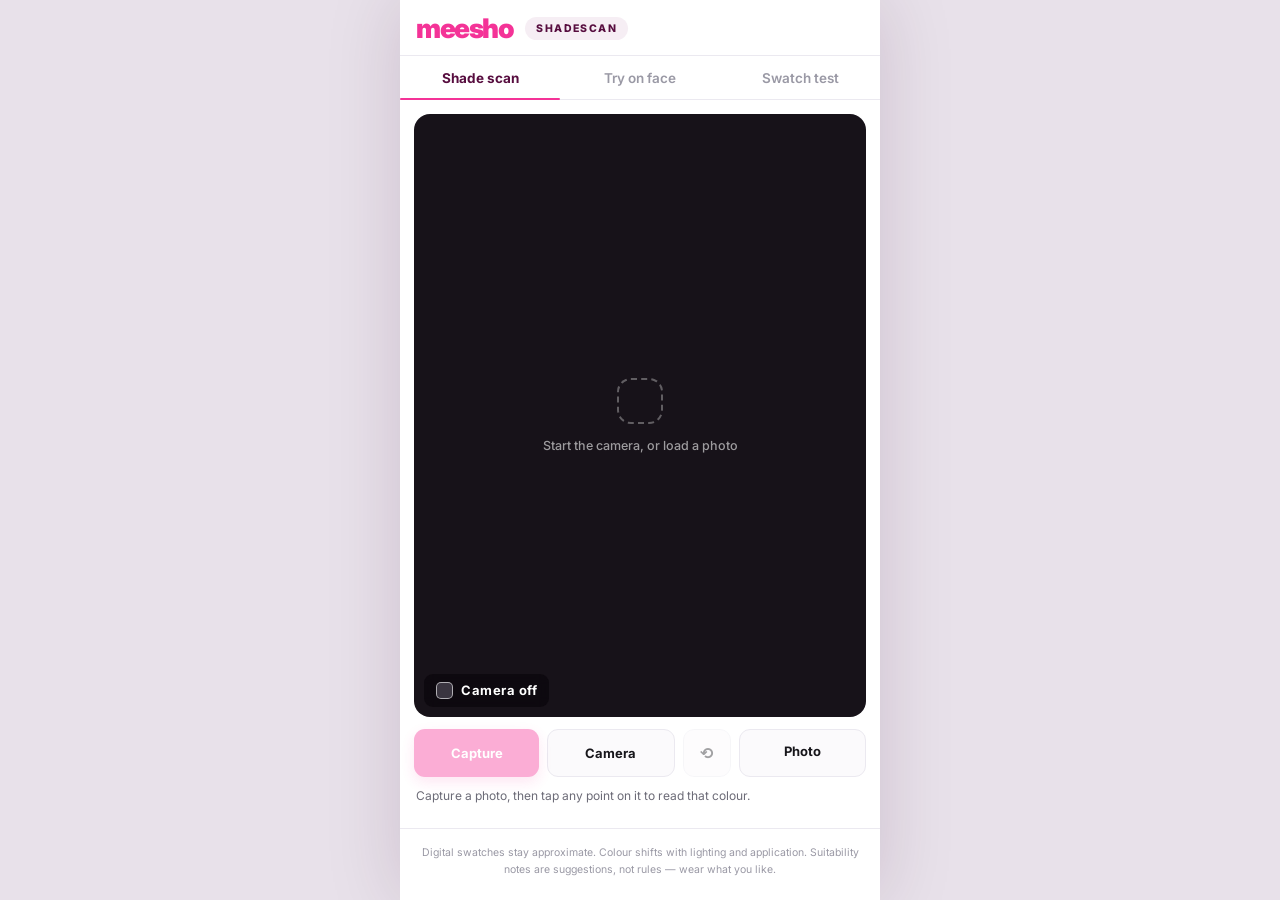
<file: index.html>
<!DOCTYPE html>
<html lang="en">
<head>
<meta charset="utf-8">
<meta name="viewport" content="width=device-width, initial-scale=1, viewport-fit=cover">
<meta name="theme-color" content="#f43397">
<title>ShadeScan — Meesho ShadeMatch prototype</title>
<link rel="preconnect" href="https://fonts.googleapis.com">
<link rel="preconnect" href="https://fonts.gstatic.com" crossorigin>
<link href="https://fonts.googleapis.com/css2?family=Inter:wght@400;500;600;700;800;900&display=swap" rel="stylesheet">
<link rel="stylesheet" href="styles.css">
</head>
<body class="app">
<div class="shell">
  <header class="topbar">
    <span class="wordmark">meesho</span>
    <span class="product">ShadeScan</span>
  </header>

  <nav class="tabs three" id="tabs" data-active="scan">
    <button data-tab="scan" aria-current="page">Shade scan</button>
    <button data-tab="tryon">Try on face</button>
    <button data-tab="swatch">Swatch test</button>
    <span class="indicator" aria-hidden="true"></span>
  </nav>

  <main>
    <section class="panel" id="panel-scan">
      <div class="stage" id="scanStage" data-mode="idle">
        <video id="scanVideo" playsinline muted></video>
        <div class="plate" id="plate">
          <canvas id="frameCanvas"></canvas>
          <button class="pickarea" id="pickArea" aria-label="Tap the photo to read a colour"></button>
          <div class="markers" id="markers"></div>
        </div>
        <div class="frameline"><i></i><i></i><i></i><i></i></div>
        <div class="sweep"></div>
        <div class="readout"><span class="chipsw" id="readoutSwatch"></span><span id="readoutText">Camera off</span></div>
        <div class="placeholder"><span class="plogo"></span><p>Start the camera, or load a photo</p></div>
      </div>

      <div class="toolbar">
        <button class="primary" id="captureBtn">Capture</button>
        <button class="ghost" id="retakeBtn" hidden>Retake</button>
        <button class="ghost" id="cameraBtn">Camera</button>
        <button class="ghost icon" id="flipBtn" title="Switch camera" aria-label="Switch camera">⟲</button>
        <label class="ghost file">Photo<input type="file" id="fileInput" accept="image/*"></label>
      </div>

      <p class="status" id="scanStatus">Capture a photo, then tap any point on it to read that colour.</p>

      <section class="card" id="samples" hidden>
        <div class="cardhead">
          <h3>Sampled points</h3>
          <button class="link" id="clearSamples">Clear all</button>
        </div>
        <div class="strip" id="sampleStrip"></div>
        <p class="compare" id="compare" hidden></p>
      </section>

      <section class="card" id="result" hidden>
        <div class="resulthead">
          <canvas class="loupe" id="loupe" width="120" height="120"></canvas>
          <div class="headtext">
            <div class="bighex" id="bigHex">#000000</div>
            <div class="confidence" id="confidence"></div>
          </div>
          <div class="headactions">
            <button class="chipbtn" id="copyHex">Copy</button>
            <button class="chipbtn solid" id="toTryOn">Try on</button>
          </div>
        </div>
        <div class="shopfor">
          <h4>Shop this shade in</h4>
          <div class="catgrid" id="catGrid"></div>
        </div>
        <dl class="formats" id="formats"></dl>
        <div class="matches" id="matches"></div>
      </section>
    </section>

    <section class="panel" id="panel-tryon" hidden>
      <div class="stage faces" id="tryStage">
        <video id="tryVideo" playsinline muted></video>
        <canvas id="tryCanvas"></canvas>
        <div class="hint" id="tryHint">Camera off</div>
      </div>

      <div class="toolbar">
        <button class="primary" id="tryBtn">Start camera</button>
        <button class="ghost" id="stopTryBtn">Stop</button>
      </div>

      <p class="status" id="tryStatus">Colour is painted onto your own lips and lids, not onto a drawing.</p>

      <section class="card">
        <div class="cardhead">
          <label class="switch"><input type="checkbox" id="lipsOn" checked><span></span>Lip colour</label>
          <div class="segment" id="lipFinish">
            <button data-finish="Matte" aria-pressed="true">Matte</button>
            <button data-finish="Glossy">Glossy</button>
            <button data-finish="Sheer">Sheer</button>
          </div>
        </div>
        <div class="swatches" id="lipSwatches"></div>
        <label class="slider">Intensity<input type="range" id="lipIntensity" min="20" max="100" value="68"></label>
      </section>

      <section class="card">
        <div class="cardhead">
          <label class="switch"><input type="checkbox" id="eyesOn"><span></span>Eye shadow</label>
          <div class="segment" id="eyeFinish">
            <button data-finish="Matte" aria-pressed="true">Matte</button>
            <button data-finish="Shimmer">Shimmer</button>
          </div>
        </div>
        <div class="swatches" id="eyeSwatches"></div>
        <label class="slider">Intensity<input type="range" id="eyeIntensity" min="15" max="90" value="50"></label>
      </section>
    </section>

    <section class="panel" id="panel-swatch" hidden>
      <div class="stage" id="swatchStage" data-mode="idle">
        <video id="swatchVideo" playsinline muted></video>
        <div class="plate" id="swatchPlate">
          <canvas id="swatchFrame"></canvas>
          <canvas id="paintCanvas"></canvas>
          <span class="skinpin" id="skinPin" hidden></span>
        </div>
        <div class="readout"><span class="chipsw" id="swatchSwatch"></span><span id="swatchReadout">Camera off</span></div>
        <div class="placeholder"><span class="plogo"></span><p>Capture the back of your hand, or load a photo</p></div>
      </div>

      <div class="toolbar">
        <button class="primary" id="swatchCapture">Capture</button>
        <button class="ghost" id="swatchRetake" hidden>Retake</button>
        <button class="ghost" id="swatchCamera">Camera</button>
        <label class="ghost file">Photo<input type="file" id="swatchFile" accept="image/*"></label>
      </div>

      <p class="status" id="swatchStatus">Swatch a shade on your hand the way you would in a shop, then see how it sits against your own skin.</p>

      <section class="card">
        <div class="cardhead">
          <h3>Shades to test</h3>
          <button class="link" id="swatchClear">Clear paint</button>
        </div>
        <div class="segment catpick" id="swatchCats"></div>
        <div class="swatches" id="swatchTray"></div>
        <div class="toolrow">
          <button class="chipbtn" id="modePaint" aria-pressed="true">Paint</button>
          <button class="chipbtn" id="modeSkin" aria-pressed="false">Pick skin tone</button>
          <button class="chipbtn" id="undoStroke">Undo</button>
        </div>
        <label class="slider">Brush<input type="range" id="brushSize" min="3" max="18" value="8"></label>
        <label class="slider">Strength<input type="range" id="brushStrength" min="30" max="100" value="85"></label>
      </section>

      <section class="card" id="verdicts" hidden>
        <div class="cardhead"><h3>How these read on you</h3></div>
        <div id="verdictList"></div>
      </section>

      <section class="card">
        <div class="cardhead">
          <h3>My beauty profile</h3>
          <button class="link" id="profileClear">Clear</button>
        </div>
        <div class="profileform">
          <p class="fieldlabel">Skin tone<em id="skinSource">not set</em></p>
          <div class="quiz" id="skinSteps"></div>
          <p class="fieldlabel">Undertone</p>
          <div class="quiz" id="undertoneOpts"></div>
          <p class="fieldlabel">Finishes you prefer</p>
          <div class="quiz" id="finishOpts"></div>
          <p class="fieldlabel">Usual budget</p>
          <div class="quiz" id="budgetOpts"></div>
          <p class="fieldnote">Saved on this device only. It changes what the suitability notes say, nothing else.</p>
        </div>
      </section>
    </section>
  </main>

  <footer class="foot">Digital swatches stay approximate. Colour shifts with lighting and application. Suitability notes are suggestions, not rules — wear what you like.</footer>
</div>
<script type="module" src="app.js"></script>
</body>
</html>
</file>
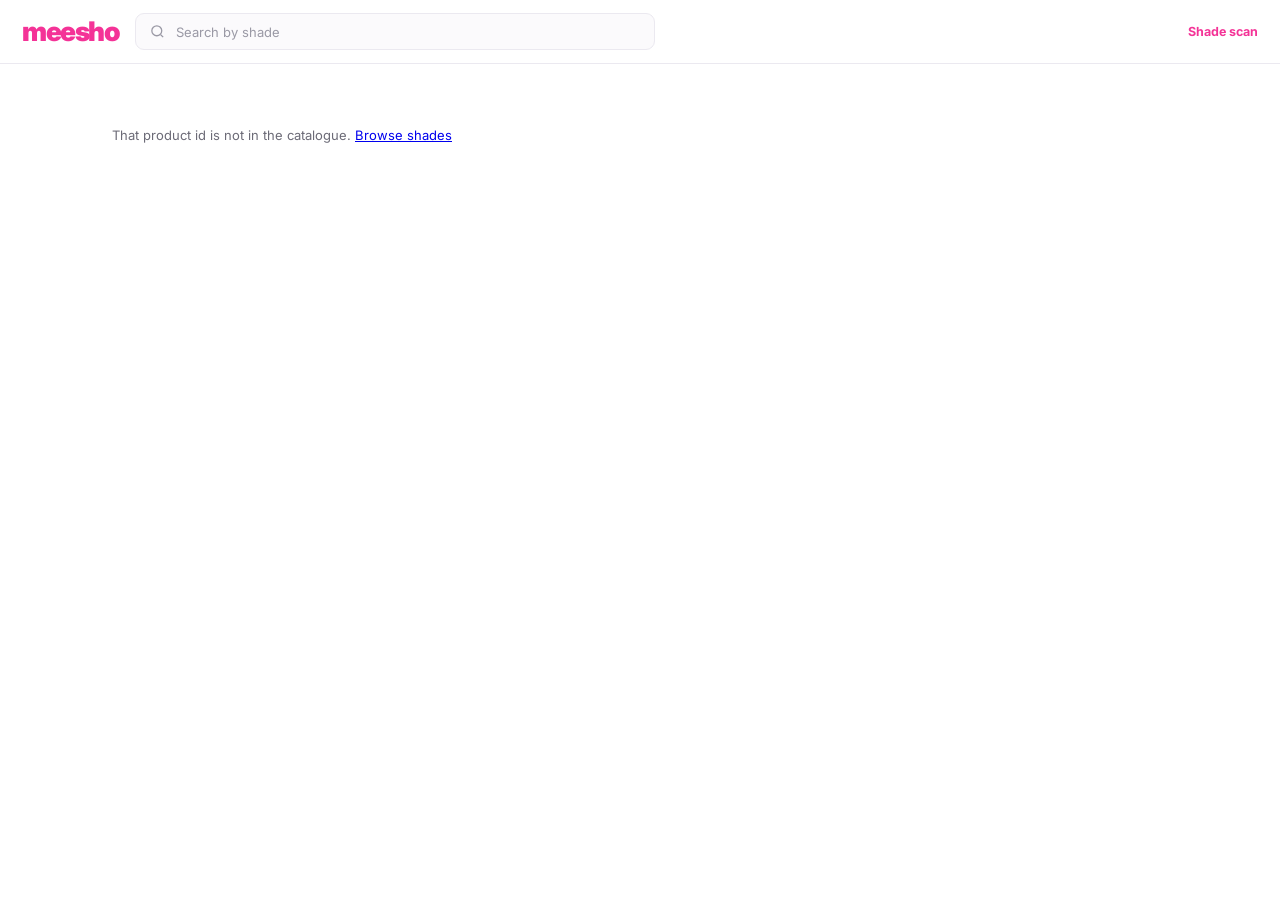
<file: product.html>
<!DOCTYPE html>
<html lang="en">
<head>
<meta charset="utf-8">
<meta name="viewport" content="width=device-width, initial-scale=1, viewport-fit=cover">
<meta name="theme-color" content="#f43397">
<title>Product — Meesho ShadeMatch</title>
<link rel="preconnect" href="https://fonts.googleapis.com">
<link rel="preconnect" href="https://fonts.gstatic.com" crossorigin>
<link href="https://fonts.googleapis.com/css2?family=Inter:wght@400;500;600;700;800;900&display=swap" rel="stylesheet">
<link rel="stylesheet" href="styles.css">
</head>
<body class="store">
<header class="storebar" id="storeHeader"></header>

<main class="productmain" id="productMain">
  <p class="empty" id="loading">Loading product…</p>
</main>

<script type="module" src="product.js"></script>
</body>
</html>
</file>
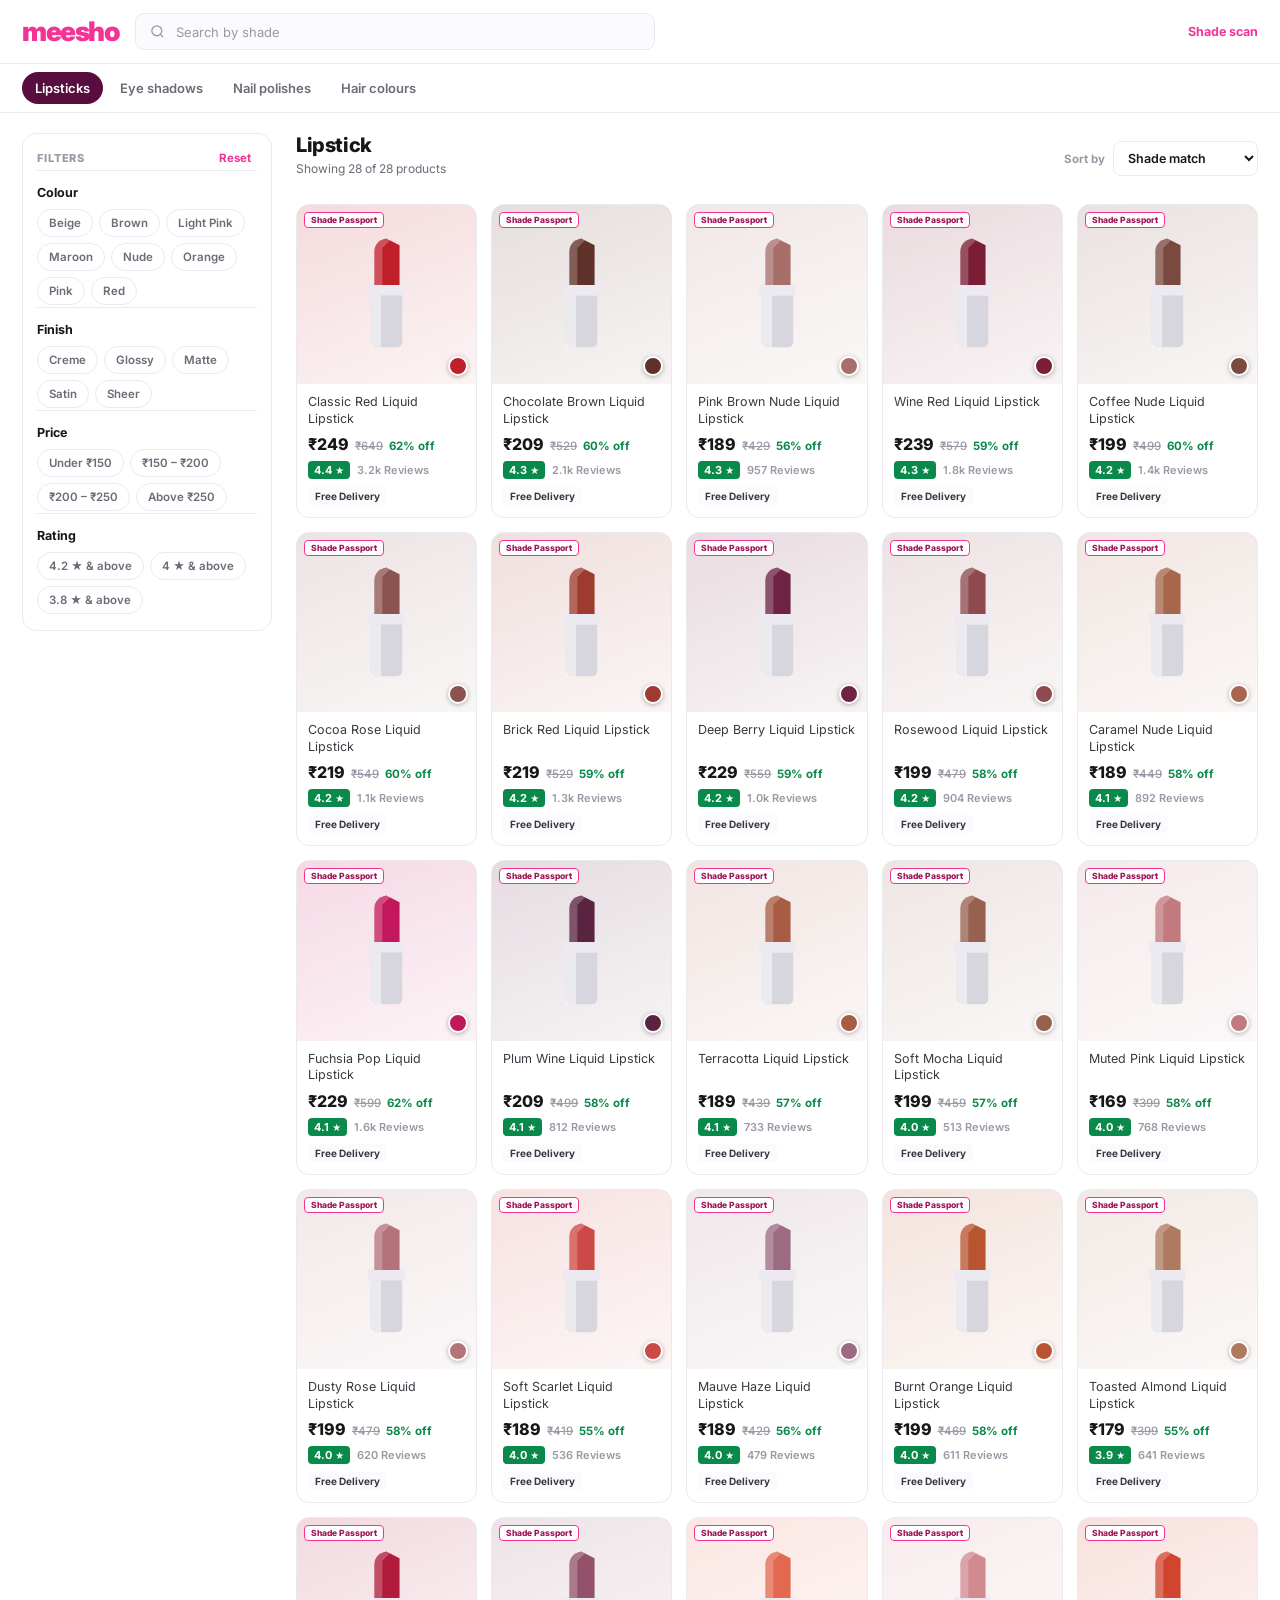
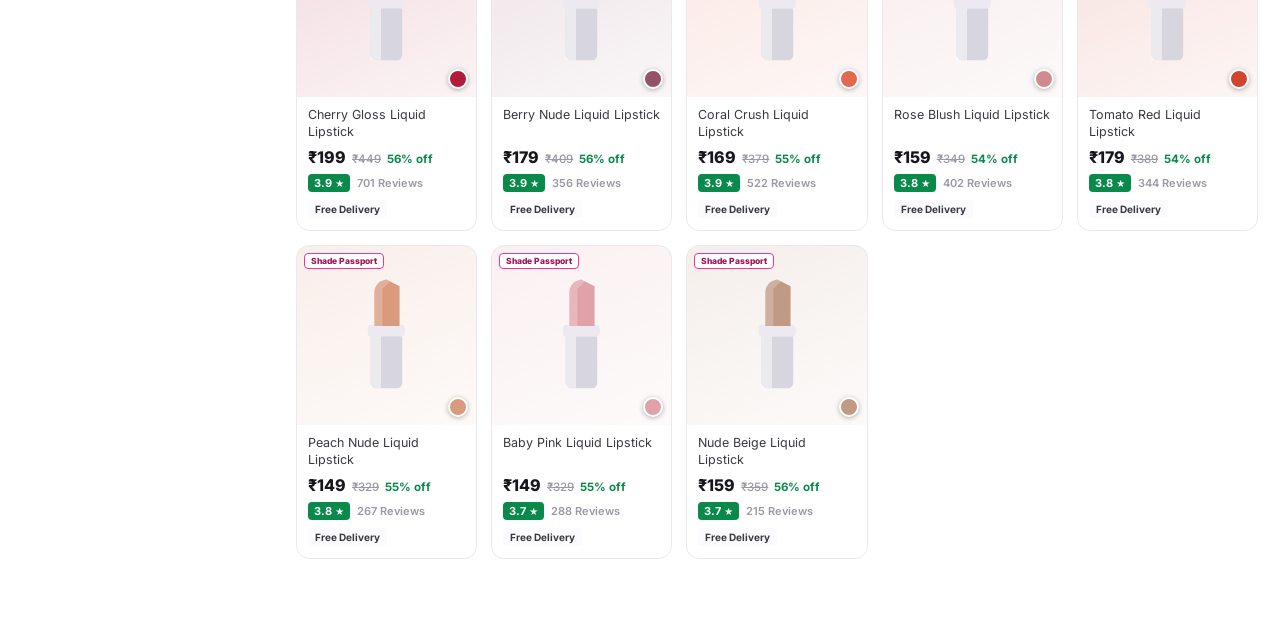
<file: shop.html>
<!DOCTYPE html>
<html lang="en">
<head>
<meta charset="utf-8">
<meta name="viewport" content="width=device-width, initial-scale=1, viewport-fit=cover">
<meta name="theme-color" content="#f43397">
<title>Shop by shade — Meesho ShadeMatch</title>
<link rel="preconnect" href="https://fonts.googleapis.com">
<link rel="preconnect" href="https://fonts.gstatic.com" crossorigin>
<link href="https://fonts.googleapis.com/css2?family=Inter:wght@400;500;600;700;800;900&display=swap" rel="stylesheet">
<link rel="stylesheet" href="styles.css">
</head>
<body class="store">
<header class="storebar" id="storeHeader"></header>
<nav class="catbar" id="catBar"></nav>

<main class="storemain">
  <aside class="filters" id="filters">
    <div class="filterhead">
      <h2>Filters</h2>
      <button class="link" id="resetFilters">Reset</button>
    </div>

    <section class="fgroup" id="shadeFilter" hidden>
      <h3>Scanned shade</h3>
      <div class="shadechip">
        <span class="sw" id="shadeSw"></span>
        <div>
          <b id="shadeHex">#000000</b>
          <em id="shadeCount">0 shades within range</em>
        </div>
      </div>
      <label class="rangerow">Closeness<input type="range" id="tolerance" min="4" max="40" value="14"></label>
      <p class="rangenote" id="toleranceNote"></p>
    </section>

    <section class="fgroup">
      <h3>Colour</h3>
      <div class="chips" id="familyChips"></div>
    </section>

    <section class="fgroup">
      <h3>Finish</h3>
      <div class="chips" id="finishChips"></div>
    </section>

    <section class="fgroup">
      <h3>Price</h3>
      <div class="chips" id="priceChips"></div>
    </section>

    <section class="fgroup">
      <h3>Rating</h3>
      <div class="chips" id="ratingChips"></div>
    </section>
  </aside>

  <section class="results">
    <div class="resulthead">
      <div>
        <h1 id="resultTitle">Lipstick</h1>
        <p id="resultCount">Showing 0 products</p>
      </div>
      <label class="sortbox">Sort by
        <select id="sortBy">
          <option value="match">Shade match</option>
          <option value="popular">Popularity</option>
          <option value="low">Price: low to high</option>
          <option value="high">Price: high to low</option>
          <option value="rating">Customer rating</option>
        </select>
      </label>
    </div>
    <div class="appliedrow" id="applied"></div>
    <div class="pgrid" id="grid"></div>
    <p class="empty" id="empty" hidden>No shades match these filters. Loosen the closeness slider or clear a filter.</p>
  </section>
</main>

<button class="filterfab" id="filterFab">Filters</button>
<script type="module" src="shop.js"></script>
</body>
</html>
</file>
<file: styles.css>
:root {
  --pink: #f43397;
  --pink-soft: #fff0f7;
  --pink-deep: #9f1458;
  --plum: #570d3f;
  --plum-soft: #f6eef4;
  --ink: #17161b;
  --mid: #6c6b77;
  --faint: #9a99a5;
  --line: #ebe9f0;
  --surface: #fbfafc;
  --ok: #0a8a4a;
  --warn: #9a6200;
  --radius: 16px;
  box-sizing: border-box;
  padding-top: env(safe-area-inset-top, 0px);
  padding-bottom: env(safe-area-inset-bottom, 0px);
}
*, *::before, *::after { box-sizing: inherit; }
[hidden] { display: none !important; }
html, body { height: 100%; }
html { scroll-padding-top: env(safe-area-inset-top, 0px); }

body {
  margin: 0;
  font-family: Inter, system-ui, -apple-system, sans-serif;
  background: #e8e1ea;
  color: var(--ink);
  -webkit-font-smoothing: antialiased;
  -webkit-tap-highlight-color: transparent;
}

.shell {
  max-width: 480px;
  margin: 0 auto;
  min-height: 100%;
  background: #fff;
  display: flex;
  flex-direction: column;
  box-shadow: 0 0 70px rgba(55, 10, 45, .15);
}

.topbar {
  display: flex;
  align-items: center;
  gap: 12px;
  padding: 15px 16px 13px;
  background: #fff;
  border-bottom: 1px solid var(--line);
}
.wordmark {
  font-size: 27px;
  font-weight: 900;
  letter-spacing: -.055em;
  color: var(--pink);
  line-height: 1;
}
.product {
  font-size: 10.5px;
  font-weight: 800;
  letter-spacing: .14em;
  text-transform: uppercase;
  color: var(--plum);
  background: var(--plum-soft);
  border-radius: 999px;
  padding: 5px 11px;
}

.tabs { position: relative; display: flex; border-bottom: 1px solid var(--line); }
.tabs button {
  flex: 1;
  border: 0;
  background: none;
  font: inherit;
  font-size: 13.5px;
  font-weight: 600;
  color: var(--faint);
  padding: 14px 0 13px;
  cursor: pointer;
  transition: color .16s;
}
.tabs button[aria-current="page"] { color: var(--plum); font-weight: 700; }
.tabs .indicator {
  position: absolute;
  bottom: -1px;
  left: 0;
  width: 50%;
  height: 2.5px;
  background: var(--pink);
  border-radius: 3px;
  transition: transform .22s cubic-bezier(.4, 0, .2, 1);
}
.tabs[data-active="tryon"] .indicator { transform: translateX(100%); }

button:focus-visible, input:focus-visible, label:focus-within { outline: 2px solid var(--pink); outline-offset: 2px; }

main { flex: 1; }
.panel { padding: 14px; display: flex; flex-direction: column; gap: 12px; }

.stage {
  position: relative;
  aspect-ratio: 3 / 4;
  border-radius: var(--radius);
  overflow: hidden;
  background: #171219;
}
.stage > video {
  position: absolute;
  inset: 0;
  width: 100%;
  height: 100%;
  object-fit: cover;
  display: block;
}
.stage.mirrored > video { transform: scaleX(-1); }

.plate {
  position: absolute;
  inset: 0;
  margin: auto;
  aspect-ratio: var(--ar, 3 / 4);
  max-width: 100%;
  max-height: 100%;
}
.plate canvas { display: block; width: 100%; height: 100%; }

.stage[data-mode="idle"] > video,
.stage[data-mode="live"] .plate,
.stage[data-mode="idle"] .plate,
.stage[data-mode="review"] > video { opacity: 0; pointer-events: none; }
.stage[data-mode="review"] > video { visibility: hidden; }

.placeholder {
  position: absolute;
  inset: 0;
  display: grid;
  place-content: center;
  justify-items: center;
  gap: 14px;
  color: rgba(255, 255, 255, .58);
  font-size: 12.5px;
  font-weight: 500;
  text-align: center;
  padding: 24px;
}
.placeholder p { margin: 0; }
.plogo { width: 46px; height: 46px; border-radius: 14px; border: 2px dashed rgba(255, 255, 255, .32); }
.stage:not([data-mode="idle"]) .placeholder { display: none; }

.pickarea {
  position: absolute;
  inset: 0;
  border: 0;
  background: none;
  padding: 0;
  cursor: crosshair;
}

.markers { position: absolute; inset: 0; pointer-events: none; }
.pin {
  position: absolute;
  width: 30px;
  height: 30px;
  margin: -15px 0 0 -15px;
  border-radius: 50%;
  border: 0;
  padding: 0;
  background: none;
  pointer-events: auto;
  cursor: pointer;
  animation: drop .22s cubic-bezier(.3, 1.4, .5, 1);
}
@keyframes drop { from { transform: scale(.4); opacity: 0; } to { transform: scale(1); opacity: 1; } }
@media (prefers-reduced-motion: reduce) { .pin { animation: none; } }
.pin::before {
  content: "";
  position: absolute;
  inset: 0;
  border-radius: 50%;
  border: 2.5px solid #fff;
  background: var(--c);
  box-shadow: 0 0 0 1.5px rgba(0, 0, 0, .45), 0 2px 7px rgba(0, 0, 0, .4);
}
.pin::after {
  content: "";
  position: absolute;
  left: 50%;
  top: 50%;
  width: 4px;
  height: 4px;
  margin: -2px 0 0 -2px;
  border-radius: 50%;
  background: #fff;
  box-shadow: 0 0 0 1px rgba(0, 0, 0, .5);
}
.pin[aria-pressed="true"] { width: 38px; height: 38px; margin: -19px 0 0 -19px; z-index: 2; }
.pin[aria-pressed="true"]::before { border-width: 3px; box-shadow: 0 0 0 2px var(--pink), 0 3px 10px rgba(0, 0, 0, .45); }
.pin b {
  position: absolute;
  top: -7px;
  right: -7px;
  min-width: 16px;
  height: 16px;
  border-radius: 9px;
  background: var(--plum);
  color: #fff;
  font-size: 9.5px;
  font-weight: 700;
  line-height: 16px;
  text-align: center;
  border: 1.5px solid #fff;
}

.frameline { position: absolute; left: 20%; top: 26%; width: 60%; height: 36%; display: none; }
.stage[data-mode="live"] .frameline { display: block; }
.frameline i { position: absolute; width: 28px; height: 28px; border: 3px solid rgba(255, 255, 255, .92); }
.frameline i:nth-child(1) { top: 0; left: 0; border-right: 0; border-bottom: 0; border-radius: 8px 0 0 0; }
.frameline i:nth-child(2) { top: 0; right: 0; border-left: 0; border-bottom: 0; border-radius: 0 8px 0 0; }
.frameline i:nth-child(3) { bottom: 0; left: 0; border-right: 0; border-top: 0; border-radius: 0 0 0 8px; }
.frameline i:nth-child(4) { bottom: 0; right: 0; border-left: 0; border-top: 0; border-radius: 0 0 8px 0; }

.sweep {
  position: absolute;
  left: 20%;
  width: 60%;
  height: 3px;
  top: 26%;
  border-radius: 3px;
  background: linear-gradient(90deg, rgba(244, 51, 151, 0), #f43397 22%, #8f6bff 78%, rgba(143, 107, 255, 0));
  box-shadow: 0 0 14px rgba(244, 51, 151, .8);
  opacity: 0;
}
.stage.scanning .sweep { opacity: 1; animation: sweep var(--sweep-ms, 850ms) ease-in-out infinite alternate; }
@keyframes sweep { from { top: 26%; } to { top: 60%; } }
@media (prefers-reduced-motion: reduce) { .stage.scanning .sweep { animation: none; top: 43%; } }

.readout {
  position: absolute;
  left: 10px;
  bottom: 10px;
  display: flex;
  align-items: center;
  gap: 8px;
  background: rgba(10, 6, 12, .66);
  color: #fff;
  border-radius: 9px;
  padding: 8px 12px;
  font-size: 13px;
  font-weight: 700;
  letter-spacing: .04em;
  backdrop-filter: blur(6px);
}
.readout .chipsw { width: 17px; height: 17px; border-radius: 5px; border: 1px solid rgba(255, 255, 255, .6); background: #3a3540; }
.readout.working { color: #ffc3e0; }

.stage.faces > video, .stage.faces > canvas {
  position: absolute;
  inset: 0;
  width: 100%;
  height: 100%;
  object-fit: cover;
  transform: scaleX(-1);
  display: block;
}
.hint {
  position: absolute;
  inset: auto 10px 10px;
  text-align: center;
  color: #fff;
  font-size: 12px;
  font-weight: 600;
  background: rgba(10, 6, 12, .55);
  border-radius: 9px;
  padding: 9px;
}
.stage.faces.searching .hint::after { content: " — looking for a face"; }

.toolbar { display: flex; gap: 8px; flex-wrap: wrap; }
.toolbar button, .toolbar .file {
  flex: 1 1 0;
  min-width: 72px;
  border: 0;
  border-radius: 11px;
  padding: 13px 10px;
  font: inherit;
  font-size: 13px;
  font-weight: 700;
  cursor: pointer;
  text-align: center;
  transition: transform .1s, background .14s;
}
.toolbar button:active, .toolbar .file:active { transform: scale(.975); }
.toolbar .primary { background: var(--pink); color: #fff; box-shadow: 0 5px 14px rgba(244, 51, 151, .3); }
.toolbar .ghost { background: var(--surface); border: 1px solid var(--line); color: var(--ink); }
.toolbar .icon { flex: 0 0 48px; min-width: 0; font-size: 16px; }
.toolbar .file { position: relative; overflow: hidden; }
.toolbar .file input { position: absolute; inset: 0; opacity: 0; cursor: pointer; }
.toolbar button[disabled] { opacity: .4; cursor: default; }

.status { font-size: 12px; color: var(--mid); line-height: 1.55; margin: -2px 2px 0; }
.status.bad { color: var(--pink-deep); font-weight: 600; }

.card { border: 1px solid var(--line); border-radius: var(--radius); overflow: hidden; background: #fff; }
.cardhead { display: flex; align-items: center; gap: 10px; padding: 12px 13px; flex-wrap: wrap; }
.cardhead h3 { margin: 0; font-size: 11px; font-weight: 800; letter-spacing: .06em; text-transform: uppercase; color: var(--faint); }
.link { margin-left: auto; border: 0; background: none; font: inherit; font-size: 11.5px; font-weight: 700; color: var(--pink); cursor: pointer; }

.strip { display: flex; gap: 10px; overflow-x: auto; padding: 2px 13px 14px; }
.swatchcard {
  flex: 0 0 auto;
  border: 1px solid var(--line);
  border-radius: 11px;
  padding: 7px 10px 8px;
  background: #fff;
  cursor: pointer;
  font: inherit;
  text-align: left;
  min-width: 96px;
  position: relative;
}
.swatchcard[aria-pressed="true"] { border-color: var(--pink); background: var(--pink-soft); }
.swatchcard .sw { display: block; width: 100%; height: 26px; border-radius: 6px; border: 1px solid rgba(0, 0, 0, .12); }
.swatchcard b { display: block; font-size: 11px; font-weight: 700; margin-top: 6px; letter-spacing: .03em; }
.swatchcard em { display: block; font-size: 9.5px; color: var(--faint); font-weight: 600; font-style: normal; }
.swatchcard .kill {
  position: absolute;
  top: -7px;
  right: -7px;
  width: 20px;
  height: 20px;
  border-radius: 50%;
  background: var(--plum);
  color: #fff;
  border: 1.5px solid #fff;
  font-size: 12px;
  line-height: 17px;
  text-align: center;
  cursor: pointer;
}
.compare { margin: 0; padding: 0 13px 13px; font-size: 11.5px; color: var(--mid); line-height: 1.55; }
.compare b { color: var(--ink); }

.resulthead { display: flex; align-items: center; gap: 12px; padding: 13px; background: linear-gradient(180deg, var(--plum-soft), #fff); }
.loupe { width: 56px; height: 56px; border-radius: 50%; border: 2px solid #fff; box-shadow: 0 2px 10px rgba(50, 10, 40, .22); flex: 0 0 auto; background: #eee; }
.headtext { min-width: 0; }
.bighex { font-size: 22px; font-weight: 800; letter-spacing: .02em; }
.confidence { font-size: 10.5px; font-weight: 700; margin-top: 3px; line-height: 1.35; }
.confidence.high { color: var(--ok); }
.confidence.medium { color: var(--warn); }
.confidence.low { color: var(--pink-deep); }
.headactions { margin-left: auto; display: grid; gap: 6px; flex: 0 0 auto; }
.chipbtn { border: 1px solid var(--line); background: #fff; border-radius: 8px; padding: 7px 12px; font: inherit; font-size: 11.5px; font-weight: 700; cursor: pointer; }
.chipbtn.solid { background: var(--plum); color: #fff; border-color: var(--plum); }

.formats { margin: 0; }
.formats .row { display: flex; gap: 12px; align-items: baseline; padding: 11px 13px; border-top: 1px solid var(--line); }
.formats dt { font-size: 10px; color: var(--faint); font-weight: 800; letter-spacing: .06em; width: 94px; flex: 0 0 auto; text-transform: uppercase; }
.formats dd { margin: 0; font-size: 13px; font-weight: 600; }
.formats dd small { display: block; font-size: 10.5px; font-weight: 500; color: var(--mid); margin-top: 3px; line-height: 1.4; }

.matches { border-top: 1px solid var(--line); padding: 13px; }
.matches h4 { margin: 0 0 10px; font-size: 10px; font-weight: 800; letter-spacing: .06em; text-transform: uppercase; color: var(--faint); }
.match { display: flex; align-items: center; gap: 11px; width: 100%; text-align: left; border: 1px solid var(--line); border-radius: 11px; padding: 10px; background: #fff; margin-bottom: 8px; font: inherit; cursor: pointer; }
.match:last-child { margin-bottom: 0; }
.match .sw { width: 38px; height: 38px; border-radius: 9px; border: 1px solid rgba(0, 0, 0, .12); flex: 0 0 auto; }
.match b { font-size: 12.5px; display: block; }
.match em { font-size: 10.5px; color: var(--mid); display: block; margin-top: 2px; font-style: normal; }
.match .tag { font-size: 9.5px; font-weight: 700; border-radius: 4px; padding: 2px 6px; margin-top: 5px; display: inline-block; }
.tag.close { background: #e7f6ed; color: var(--ok); }
.tag.near { background: #fff4e3; color: var(--warn); }
.tag.far { background: var(--surface); color: var(--mid); }
.match .price { margin-left: auto; font-size: 13.5px; font-weight: 800; }

.switch { display: flex; align-items: center; gap: 9px; font-size: 13px; font-weight: 700; cursor: pointer; }
.switch input { position: absolute; opacity: 0; width: 0; height: 0; }
.switch span { width: 38px; height: 22px; border-radius: 999px; background: #d6d4de; position: relative; transition: background .16s; }
.switch span::after { content: ""; position: absolute; top: 2.5px; left: 2.5px; width: 17px; height: 17px; border-radius: 50%; background: #fff; transition: transform .16s; box-shadow: 0 1px 3px rgba(0, 0, 0, .2); }
.switch input:checked + span { background: var(--pink); }
.switch input:checked + span::after { transform: translateX(16px); }

.segment { display: flex; margin-left: auto; background: var(--surface); border: 1px solid var(--line); border-radius: 999px; padding: 2px; }
.segment button { border: 0; background: none; border-radius: 999px; padding: 6px 11px; font: inherit; font-size: 11.5px; font-weight: 600; color: var(--mid); cursor: pointer; }
.segment button[aria-pressed="true"] { background: var(--plum); color: #fff; }

.swatches { display: flex; gap: 8px; overflow-x: auto; padding: 4px 13px 4px; }
.swatches button { flex: 0 0 auto; width: 40px; height: 40px; border-radius: 11px; border: 2px solid transparent; box-shadow: inset 0 0 0 1px rgba(0, 0, 0, .12); cursor: pointer; }
.swatches button[aria-pressed="true"] { border-color: var(--plum); }
.swatches button.scanned { box-shadow: inset 0 0 0 1px rgba(0, 0, 0, .12), 0 0 0 2px var(--pink); }

.slider { display: flex; align-items: center; gap: 11px; font-size: 10.5px; font-weight: 800; color: var(--faint); padding: 10px 13px 13px; text-transform: uppercase; letter-spacing: .06em; }
.slider input { flex: 1; accent-color: var(--pink); }

.foot { font-size: 10.5px; color: var(--faint); text-align: center; padding: 16px 20px 22px; line-height: 1.55; border-top: 1px solid var(--line); }

@media (max-width: 480px) { .shell { box-shadow: none; } }

.tabs.three .indicator { width: 33.3333%; }
.tabs.three[data-active="tryon"] .indicator { transform: translateX(100%); }
.tabs.three[data-active="swatch"] .indicator { transform: translateX(200%); }

.shopfor { padding: 13px; border-top: 1px solid var(--line); }
.shopfor h4 { margin: 0 0 9px; font-size: 10px; font-weight: 800; letter-spacing: .06em; text-transform: uppercase; color: var(--faint); }
.catgrid { display: grid; grid-template-columns: 1fr 1fr; gap: 8px; }
.catbtn {
  display: flex; align-items: center; gap: 9px;
  border: 1px solid var(--line); border-radius: 11px; padding: 10px 12px;
  font-size: 12.5px; font-weight: 700; color: var(--ink); text-decoration: none;
  background: #fff;
}
.catbtn:hover { border-color: var(--pink); background: var(--pink-soft); }
.catsw { width: 18px; height: 18px; border-radius: 6px; border: 1px solid rgba(0,0,0,.14); }

#paintCanvas { position: absolute; inset: 0; width: 100%; height: 100%; mix-blend-mode: multiply; touch-action: none; cursor: cell; }
.stage[data-mode="review"] #paintCanvas { pointer-events: auto; }
.stage:not([data-mode="review"]) #paintCanvas { pointer-events: none; }
.skinpin {
  position: absolute; width: 26px; height: 26px; margin: -13px 0 0 -13px;
  border-radius: 50%; border: 2.5px solid #fff; background: var(--c);
  box-shadow: 0 0 0 1.5px rgba(0,0,0,.45), 0 2px 7px rgba(0,0,0,.4);
  pointer-events: none;
}
.skinpin::after {
  content: "skin"; position: absolute; left: 50%; top: 110%; transform: translateX(-50%);
  font-size: 8.5px; font-weight: 800; letter-spacing: .06em; text-transform: uppercase;
  color: #fff; background: rgba(10,6,12,.7); border-radius: 4px; padding: 2px 5px;
}

.toolrow { display: flex; gap: 7px; padding: 10px 13px 2px; flex-wrap: wrap; }
.toolrow .chipbtn[aria-pressed="true"] { background: var(--plum); color: #fff; border-color: var(--plum); }
.catpick { margin: 0 13px; width: calc(100% - 26px); }
.catpick button { flex: 1; }

.verdict { display: flex; gap: 11px; padding: 12px 13px; border-top: 1px solid var(--line); align-items: flex-start; }
.verdict .sw { width: 34px; height: 34px; border-radius: 9px; border: 1px solid rgba(0,0,0,.12); flex: 0 0 auto; }
.vtext { flex: 1; min-width: 0; }
.vtext b { font-size: 12.5px; }
.vtext ul { margin: 7px 0 0; padding-left: 16px; font-size: 11px; color: var(--mid); line-height: 1.5; }
.vtext em { display: block; font-size: 10.5px; color: var(--faint); margin-top: 6px; font-style: normal; }
.vlevel { display: inline-block; margin-left: 7px; font-size: 9.5px; font-weight: 800; border-radius: 4px; padding: 2px 6px; }
.vlevel.good { background: #e7f6ed; color: var(--ok); }
.vlevel.worth { background: #fff4e3; color: var(--warn); }
.vlevel.against { background: var(--pink-soft); color: var(--pink-deep); }
.vlevel.unknown { background: var(--surface); color: var(--mid); }

.profileform { padding: 4px 13px 14px; }
.fieldlabel { margin: 12px 0 0; font-size: 10px; font-weight: 800; letter-spacing: .06em; text-transform: uppercase; color: var(--faint); }
.fieldlabel em { font-style: normal; font-weight: 600; letter-spacing: 0; text-transform: none; color: var(--mid); margin-left: 7px; font-size: 10.5px; }
.fieldnote { margin: 13px 0 0; font-size: 10.5px; color: var(--faint); line-height: 1.5; }
.quiz { display: flex; flex-wrap: wrap; gap: 6px; margin-top: 8px; }
.q { border: 1px solid var(--line); background: #fff; border-radius: 999px; padding: 7px 11px; font: inherit; font-size: 11.5px; font-weight: 600; cursor: pointer; }
.q[aria-pressed="true"] { border-color: var(--pink); background: var(--pink-soft); color: var(--pink-deep); }
.q .sw { display: inline-block; width: 11px; height: 11px; border-radius: 50%; margin-right: 6px; vertical-align: -1px; border: 1px solid rgba(0,0,0,.14); }

body.store { background: #fff; }
.storebar {
  display: flex; align-items: center; gap: 16px;
  padding: 13px 22px; border-bottom: 1px solid var(--line);
  position: sticky; top: 0; background: #fff; z-index: 20;
}
.brandlink { text-decoration: none; }
.searchbar {
  flex: 1; max-width: 520px; display: flex; align-items: center; gap: 10px;
  border: 1px solid var(--line); border-radius: 9px; padding: 9px 13px;
  color: var(--faint); font-size: 13px; background: var(--surface);
}
.searchbar svg { width: 17px; height: 17px; stroke: var(--faint); fill: none; stroke-width: 1.8; }
.headlink { margin-left: auto; font-size: 12.5px; font-weight: 700; color: var(--pink); text-decoration: none; }

.catbar { display: flex; gap: 4px; padding: 8px 22px; border-bottom: 1px solid var(--line); overflow-x: auto; position: sticky; top: 55px; background: #fff; z-index: 19; }
.catbar button { border: 0; background: none; font: inherit; font-size: 13px; font-weight: 600; color: var(--mid); padding: 8px 13px; border-radius: 999px; cursor: pointer; white-space: nowrap; }
.catbar button[aria-current="page"] { background: var(--plum); color: #fff; }

.storemain { display: grid; grid-template-columns: 250px 1fr; gap: 24px; padding: 20px 22px 60px; max-width: 1280px; margin: 0 auto; align-items: start; }
.filters { border: 1px solid var(--line); border-radius: 14px; padding: 4px 14px 14px; position: sticky; top: 108px; }
.filterhead { display: flex; align-items: baseline; padding: 12px 0 4px; }
.filterhead h2 { margin: 0; font-size: 11px; font-weight: 800; letter-spacing: .08em; text-transform: uppercase; color: var(--faint); }
.fgroup { padding: 14px 0 2px; border-top: 1px solid var(--line); }
.fgroup h3 { margin: 0 0 9px; font-size: 12.5px; font-weight: 700; }
.chips { display: flex; flex-wrap: wrap; gap: 6px; }
.fchip { border: 1px solid var(--line); background: #fff; border-radius: 999px; padding: 6px 11px; font: inherit; font-size: 11.5px; font-weight: 600; color: var(--mid); cursor: pointer; }
.fchip[aria-pressed="true"] { border-color: var(--pink); background: var(--pink-soft); color: var(--pink-deep); }

.shadechip { display: flex; align-items: center; gap: 10px; margin-bottom: 11px; }
.shadechip .sw { width: 38px; height: 38px; border-radius: 9px; border: 1px solid rgba(0,0,0,.14); }
.shadechip b { font-size: 13px; letter-spacing: .02em; }
.shadechip em { display: block; font-size: 10.5px; color: var(--faint); font-style: normal; margin-top: 2px; }
.rangerow { display: flex; align-items: center; gap: 10px; font-size: 10.5px; font-weight: 800; letter-spacing: .06em; text-transform: uppercase; color: var(--faint); }
.rangerow input { flex: 1; accent-color: var(--pink); }
.rangenote { margin: 8px 0 0; font-size: 11px; color: var(--mid); line-height: 1.5; }

.results { min-width: 0; }
.results .resulthead { display: flex; align-items: flex-end; gap: 16px; padding: 0 0 14px; background: none; }
.results h1 { margin: 0; font-size: 20px; font-weight: 800; letter-spacing: -.02em; }
.results .resulthead p { margin: 4px 0 0; font-size: 12px; color: var(--mid); }
.sortbox { margin-left: auto; font-size: 11.5px; font-weight: 700; color: var(--faint); display: flex; align-items: center; gap: 8px; }
.sortbox select { font: inherit; font-size: 12.5px; font-weight: 600; color: var(--ink); border: 1px solid var(--line); border-radius: 8px; padding: 8px 10px; background: #fff; }
.appliedrow { display: flex; flex-wrap: wrap; gap: 6px; margin-bottom: 14px; }
.applied { font-size: 11px; font-weight: 700; background: var(--plum-soft); color: var(--plum); border-radius: 999px; padding: 5px 11px; }

.pgrid { display: grid; grid-template-columns: repeat(auto-fill, minmax(168px, 1fr)); gap: 14px; }
.pcard { display: block; border: 1px solid var(--line); border-radius: 13px; overflow: hidden; text-decoration: none; color: var(--ink); background: #fff; transition: box-shadow .15s, transform .15s; }
.pcard:hover { box-shadow: 0 8px 22px rgba(60, 20, 50, .13); transform: translateY(-2px); }
.pshot { position: relative; display: grid; place-items: center; aspect-ratio: 1 / 1; }
.pshot svg { width: 74%; height: 74%; }
.pbadge { position: absolute; left: 7px; top: 7px; background: #fff; border: 1px solid var(--pink); color: var(--pink-deep); font-size: 8.5px; font-weight: 800; border-radius: 4px; padding: 2px 6px; }
.pdot { position: absolute; right: 8px; bottom: 8px; width: 20px; height: 20px; border-radius: 50%; border: 2px solid #fff; box-shadow: 0 1px 5px rgba(0,0,0,.3); }
.pmeta { display: block; padding: 10px 11px 12px; }
.ptitle { display: block; font-size: 12.5px; line-height: 1.35; height: 34px; overflow: hidden; color: #3a3942; }
.pprice { display: block; font-size: 16px; font-weight: 800; margin-top: 6px; }
.pprice s { font-size: 11.5px; font-weight: 500; color: var(--faint); margin-left: 6px; }
.pprice em { font-size: 11.5px; font-weight: 700; color: var(--ok); font-style: normal; margin-left: 6px; }
.prate { display: flex; align-items: center; gap: 7px; margin-top: 7px; }
.ratepill { background: var(--ok); color: #fff; font-size: 11px; font-weight: 700; border-radius: 4px; padding: 2px 6px; }
.ratepill i { font-style: normal; font-size: 9px; }
.ratecount { font-size: 11px; color: var(--faint); font-weight: 600; }
.pmatch { display: block; font-size: 10.5px; font-weight: 700; color: var(--plum); background: var(--plum-soft); border-radius: 4px; padding: 3px 7px; margin-top: 8px; }
.pfree { display: inline-block; margin-top: 8px; font-size: 10px; font-weight: 700; background: var(--surface); border-radius: 4px; padding: 3px 7px; color: #3a3942; }

.filterfab { display: none; }
.empty { font-size: 13px; color: var(--mid); padding: 30px 0; line-height: 1.6; }

.productmain { max-width: 1100px; margin: 0 auto; padding: 18px 22px 70px; }
.crumbs { font-size: 11.5px; color: var(--faint); margin-bottom: 16px; }
.crumbs a { color: var(--mid); text-decoration: none; }
.crumbs a:hover { color: var(--pink); }
.phero { display: grid; grid-template-columns: minmax(0, 420px) 1fr; gap: 28px; align-items: start; }
.pgallery { position: relative; border-radius: 16px; display: grid; place-items: center; aspect-ratio: 1 / 1; }
.pgallery svg { width: 62%; height: 62%; }
.pinfo h1 { margin: 0; font-size: 21px; font-weight: 700; line-height: 1.3; letter-spacing: -.01em; }
.pricerow { display: flex; align-items: baseline; gap: 10px; margin-top: 12px; }
.pricerow .big { font-size: 28px; font-weight: 800; }
.pricerow s { color: var(--faint); font-size: 14px; }
.pricerow em { color: var(--ok); font-weight: 700; font-style: normal; font-size: 14px; }
.raterow { display: flex; align-items: center; gap: 8px; margin-top: 10px; flex-wrap: wrap; }
.raterow .dot { color: var(--faint); }

.passport { border: 1px solid var(--pink); border-radius: 13px; margin-top: 18px; overflow: hidden; }
.prow { display: flex; align-items: center; gap: 11px; padding: 11px 13px; background: var(--pink-soft); }
.prow .sw { width: 38px; height: 38px; border-radius: 9px; border: 1px solid rgba(0,0,0,.14); }
.prow b { font-size: 13.5px; }
.prow em { display: block; font-size: 11px; color: var(--pink-deep); font-weight: 700; font-style: normal; letter-spacing: .03em; }
.prow .hexv { margin-left: auto; font-size: 12.5px; font-weight: 800; letter-spacing: .03em; }
.passport dl { display: grid; grid-template-columns: 1fr 1fr; gap: 1px; margin: 0; background: var(--line); }
.passport dl div { background: #fff; padding: 9px 13px; }
.passport dt { font-size: 9.5px; font-weight: 800; letter-spacing: .06em; text-transform: uppercase; color: var(--faint); }
.passport dd { margin: 3px 0 0; font-size: 12.5px; font-weight: 600; }
.passfoot { margin: 0; padding: 10px 13px; font-size: 10.5px; color: var(--mid); line-height: 1.5; border-top: 1px solid var(--line); }

.verdictcard { border: 1px solid var(--line); border-left-width: 3px; border-radius: 11px; padding: 12px 14px; margin-top: 16px; }
.verdictcard.good { border-left-color: var(--ok); }
.verdictcard.worth { border-left-color: var(--warn); }
.verdictcard.against { border-left-color: var(--pink); }
.verdictcard.unknown { border-left-color: var(--faint); }
.verdictcard b { font-size: 13px; }
.verdictcard ul { margin: 8px 0 0; padding-left: 17px; font-size: 12px; color: var(--mid); line-height: 1.6; }
.verdictcard p { margin: 9px 0 0; font-size: 11.5px; line-height: 1.5; }
.verdictcard .chipbtn { display: inline-block; margin-top: 10px; text-decoration: none; }
.muted { color: var(--faint); }

.pactions { display: flex; gap: 10px; margin-top: 20px; }
.btn { flex: 1; border: 0; border-radius: 11px; padding: 14px 10px; font: inherit; font-size: 14px; font-weight: 700; cursor: pointer; text-align: center; text-decoration: none; }
.btn.ghost { border: 1px solid var(--pink); color: var(--pink); background: #fff; }
.btn.solid { background: var(--pink); color: #fff; }
.btn[disabled] { opacity: .6; }

.psection { margin-top: 42px; }
.psection h2 { margin: 0 0 6px; font-size: 16px; font-weight: 800; letter-spacing: -.01em; }
.sublead { margin: 0 0 16px; font-size: 12.5px; color: var(--mid); line-height: 1.55; }

.demo { display: flex; gap: 14px; border: 1px solid var(--line); border-radius: 13px; padding: 13px; margin-bottom: 11px; }
.dthumb { width: 86px; height: 118px; border-radius: 9px; flex: 0 0 auto; position: relative; }
.play { position: absolute; inset: 0; margin: auto; width: 26px; height: 26px; border-radius: 50%; background: rgba(0,0,0,.45); }
.play::after { content: ""; position: absolute; left: 10px; top: 8px; border-left: 8px solid #fff; border-top: 5px solid transparent; border-bottom: 5px solid transparent; }
.dbody { min-width: 0; flex: 1; }
.dbody header { display: flex; align-items: center; gap: 9px; }
.dbody header b { font-size: 13px; }
.disc { font-size: 9.5px; font-weight: 800; background: var(--pink-soft); color: var(--pink-deep); border-radius: 4px; padding: 3px 7px; }
.dchips { display: flex; flex-wrap: wrap; gap: 5px; margin: 8px 0 10px; }
.dchips span { font-size: 9.5px; font-weight: 600; background: var(--surface); border: 1px solid var(--line); color: var(--mid); border-radius: 4px; padding: 3px 7px; }
.liked, .disliked { margin: 0 0 5px; font-size: 12px; line-height: 1.55; color: #3a3942; }
.liked b, .disliked b { display: inline-block; min-width: 86px; font-size: 10px; font-weight: 800; letter-spacing: .05em; text-transform: uppercase; }
.liked b { color: var(--ok); }
.disliked b { color: var(--pink-deep); }

.ratingsummary { display: flex; gap: 28px; align-items: center; border: 1px solid var(--line); border-radius: 13px; padding: 16px; margin-bottom: 16px; flex-wrap: wrap; }
.score { text-align: center; }
.score b { display: block; font-size: 32px; font-weight: 800; line-height: 1; }
.score em { display: block; font-size: 11px; color: var(--faint); font-style: normal; margin-top: 5px; }
.stars { color: #f5a623; font-size: 13px; letter-spacing: 1px; }
.stars .dim { color: var(--line); }
.bars { flex: 1; min-width: 200px; display: grid; gap: 5px; }
.bar { display: flex; align-items: center; gap: 9px; font-size: 10.5px; color: var(--faint); font-weight: 600; }
.bar .track { flex: 1; height: 6px; border-radius: 3px; background: var(--surface); overflow: hidden; }
.bar .fill { display: block; height: 100%; background: var(--ok); }
.bar .num { width: 42px; text-align: right; }

.review { border-top: 1px solid var(--line); padding: 14px 0; }
.review header { display: flex; align-items: center; gap: 10px; flex-wrap: wrap; }
.review header b { font-size: 12.5px; }
.review header em { font-size: 11px; color: var(--faint); font-style: normal; }
.review p { margin: 8px 0 0; font-size: 13px; line-height: 1.6; color: #3a3942; }
.rphoto { display: inline-block; width: 56px; height: 56px; border-radius: 8px; margin-top: 10px; }

@media (max-width: 860px) {
  .storemain { grid-template-columns: 1fr; padding: 16px 14px 90px; }
  .storebar { padding: 11px 14px; gap: 10px; }
  .catbar { padding: 8px 14px; top: 53px; }
  .filters {
    position: fixed; inset: auto 0 0 0; z-index: 40; background: #fff;
    border-radius: 18px 18px 0 0; border: 1px solid var(--line);
    max-height: 72vh; overflow-y: auto;
    transform: translateY(102%); transition: transform .22s ease;
    box-shadow: 0 -10px 40px rgba(40, 10, 35, .2);
    padding-bottom: calc(14px + env(safe-area-inset-bottom, 0px));
  }
  body.filtersopen .filters { transform: translateY(0); }
  .filterfab {
    display: block; position: fixed; z-index: 41;
    left: 50%; transform: translateX(-50%);
    bottom: calc(16px + env(safe-area-inset-bottom, 0px));
    background: var(--plum); color: #fff; border-radius: 999px;
    padding: 13px 28px; font-size: 13px; font-weight: 700;
    box-shadow: 0 8px 22px rgba(40, 10, 35, .35);
  }
  .phero { grid-template-columns: 1fr; gap: 18px; }
  .pgallery { max-width: 340px; }
  .productmain { padding: 14px 14px 60px; }
  .pgrid { grid-template-columns: repeat(auto-fill, minmax(150px, 1fr)); gap: 11px; }
  .results .resulthead { flex-wrap: wrap; }
  .sortbox { margin-left: 0; width: 100%; }
}
.rangenote.widened { color: var(--pink-deep); font-weight: 600; }
</file>
